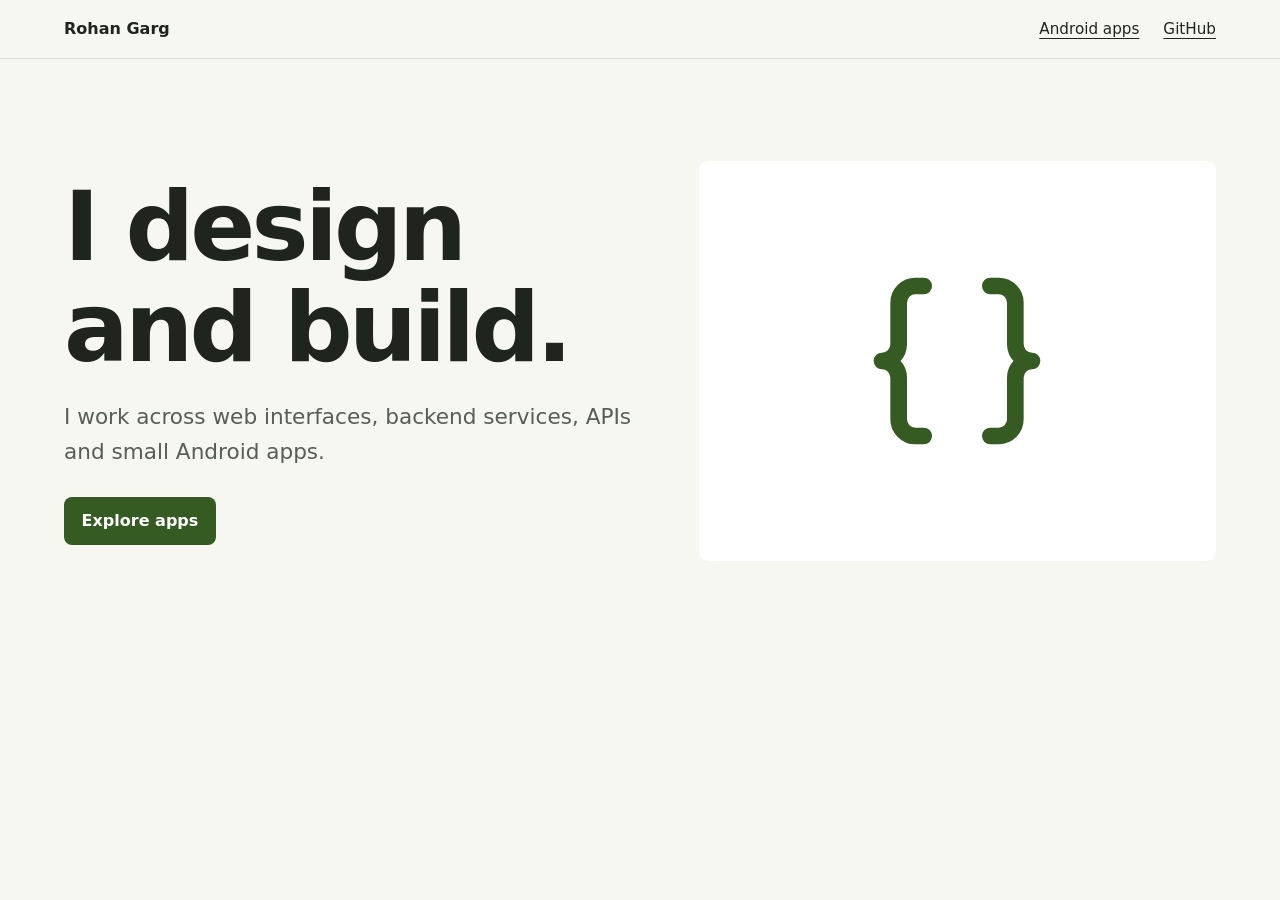
<file: index.html>
<!doctype html><html lang="en"><head><meta charset="utf-8"><meta name="viewport" content="width=device-width, initial-scale=1"><meta name="color-scheme" content="light dark"><meta name="description" content="Rohan Garg designs and builds web interfaces, backend services, and Android apps."><title>Rohan Garg | Web &amp; Android Developer</title><link rel="stylesheet" href="site.css"></head><body><header class="site-header"><div class="wrap"><a class="brand" href="./" aria-current="page">Rohan Garg</a><nav aria-label="Main navigation"><a href="google-play-store/">Android apps</a><a href="https://github.com/rrgg335" target="_blank">GitHub</a></nav></div></header><main class="wrap"><section class="hero"><div><h1>I design and build.</h1><p class="lead">I work across web interfaces, backend services, APIs and small Android apps.</p><a class="button" href="google-play-store/">Explore apps</a></div><div class="art main-art main" aria-hidden="true"><svg xmlns="http://www.w3.org/2000/svg" width="24" height="24" viewBox="0 0 24 24" fill="none" stroke="currentColor" stroke-width="2" stroke-linecap="round" stroke-linejoin="round" class="lucide lucide-braces preview-icon"><path d="M8 3H7a2 2 0 0 0-2 2v5a2 2 0 0 1-2 2 2 2 0 0 1 2 2v5c0 1.1.9 2 2 2h1"/><path d="M16 21h1a2 2 0 0 0 2-2v-5c0-1.1.9-2 2-2a2 2 0 0 1-2-2V5a2 2 0 0 0-2-2h-1"/></svg></div></section></main></body></html>
</file>
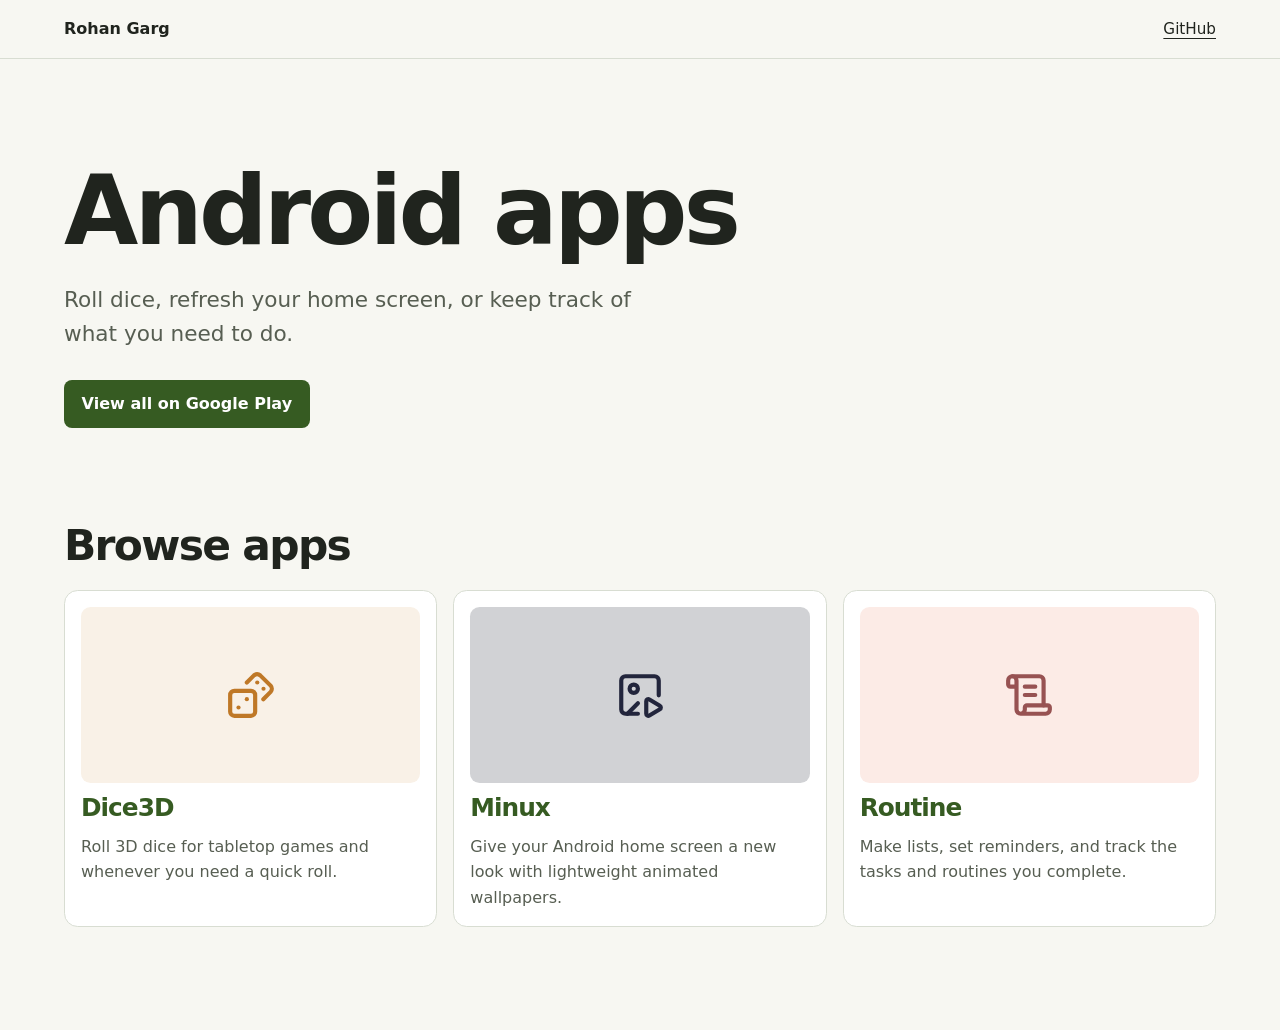
<file: google-play-store/index.html>
<!doctype html><html lang="en"><head><meta charset="utf-8"><meta name="viewport" content="width=device-width, initial-scale=1"><meta name="color-scheme" content="light dark"><meta name="description" content="Explore Dice3D, Minux, and Routine by Rohan Garg."><title>Android Apps | Rohan Garg</title><link rel="stylesheet" href="../site.css"></head><body><header class="site-header"><div class="wrap"><a class="brand" href="../">Rohan Garg</a><nav aria-label="Main navigation"><a href="https://github.com/rrgg335" target="_blank">GitHub</a></nav></div></header><main class="wrap"><h1>Android apps</h1><p class="lead">Roll dice, refresh your home screen, or keep track of what you need to do.</p><a class="button" href="https://play.google.com/store/apps/dev?id=8843031938742153283">View all on Google Play</a><section class="projects" aria-labelledby="catalog"><h2 id="catalog">Browse apps</h2><div class="cards"><a href="dice-3d/" class="card"><div class="art dice" aria-hidden="true"><svg xmlns="http://www.w3.org/2000/svg" viewBox="0 0 24 24" fill="none" stroke="currentColor" stroke-width="2" stroke-linecap="round" stroke-linejoin="round" class="lucide lucide-dices preview-icon"><rect width="12" height="12" x="2" y="10" rx="2" ry="2"/><path d="m17.92 14 3.5-3.5a2.24 2.24 0 0 0 0-3l-5-4.92a2.24 2.24 0 0 0-3 0L10 6"/><path d="M6 18h.01"/><path d="M10 14h.01"/><path d="M15 6h.01"/><path d="M18 9h.01"/></svg></div><h3>Dice3D</h3><p>Roll 3D dice for tabletop games and whenever you need a quick roll.</p></a><a href="minux/" class="card"><div class="art minux" aria-hidden="true"><svg xmlns="http://www.w3.org/2000/svg" viewBox="0 0 24 24" fill="none" stroke="currentColor" stroke-width="2" stroke-linecap="round" stroke-linejoin="round" class="lucide lucide-image-play preview-icon"><path d="M15 15.003a1 1 0 0 1 1.517-.859l4.997 2.997a1 1 0 0 1 0 1.718l-4.997 2.997a1 1 0 0 1-1.517-.86z"/><path d="M21 12.17V5a2 2 0 0 0-2-2H5a2 2 0 0 0-2 2v14a2 2 0 0 0 2 2h6"/><path d="m6 21 5-5"/><circle cx="9" cy="9" r="2"/></svg></div><h3>Minux</h3><p>Give your Android home screen a new look with lightweight animated wallpapers.</p></a><a href="routine/" class="card"><div class="art routine" aria-hidden="true"><svg xmlns="http://www.w3.org/2000/svg" viewBox="0 0 24 24" fill="none" stroke="currentColor" stroke-width="2" stroke-linecap="round" stroke-linejoin="round" class="lucide lucide-scroll-text preview-icon"><path d="M15 12h-5"/><path d="M15 8h-5"/><path d="M19 17V5a2 2 0 0 0-2-2H4"/><path d="M8 21h12a2 2 0 0 0 2-2v-1a1 1 0 0 0-1-1H11a1 1 0 0 0-1 1v1a2 2 0 1 1-4 0V5a2 2 0 1 0-4 0v2a1 1 0 0 0 1 1h3"/></svg></div><h3>Routine</h3><p>Make lists, set reminders, and track the tasks and routines you complete.</p></a></div></section></main></body></html>
</file>
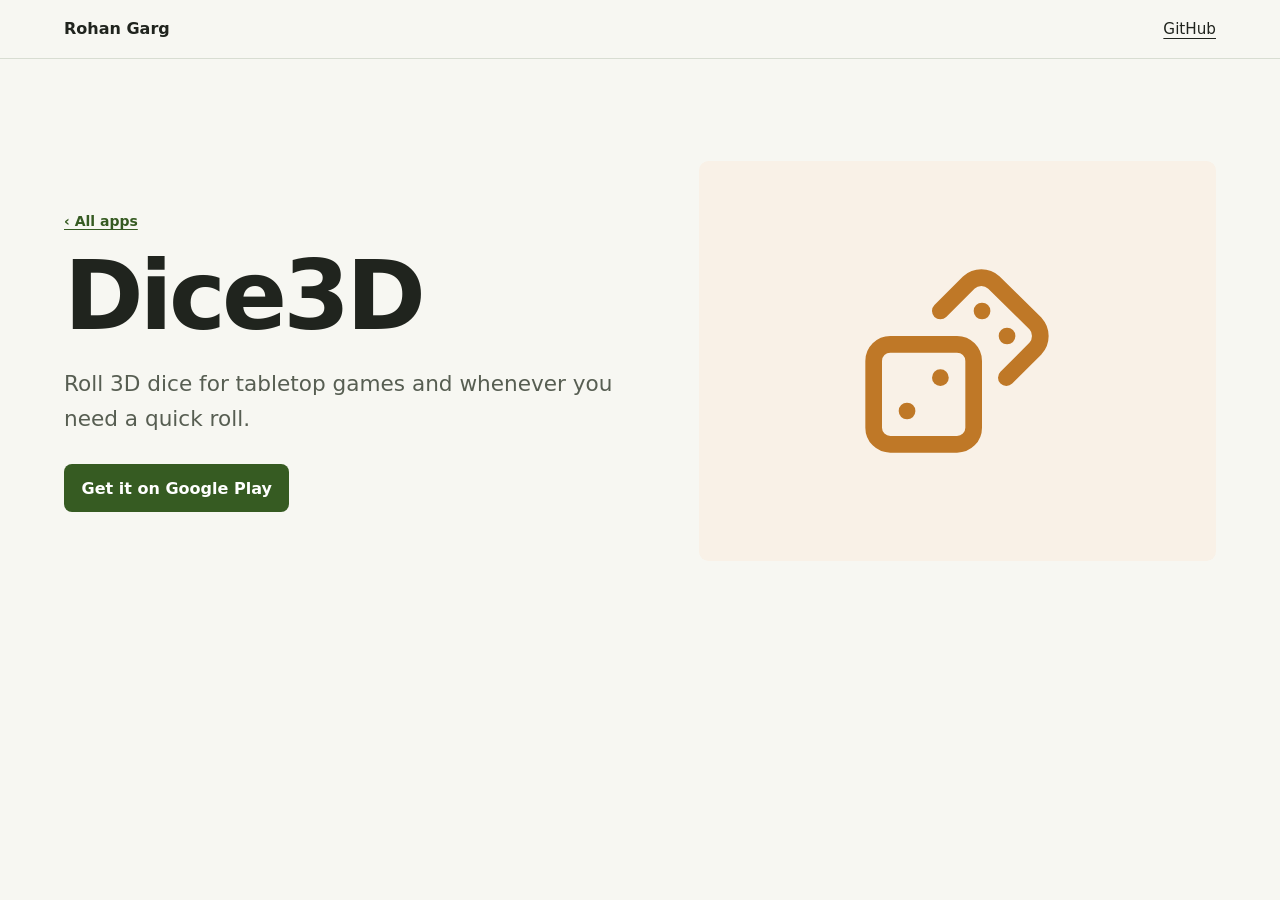
<file: google-play-store/dice-3d/index.html>
<!doctype html><html lang="en"><head><meta charset="utf-8"><meta name="viewport" content="width=device-width, initial-scale=1"><meta name="color-scheme" content="light dark"><meta name="description" content="Roll 3D dice for tabletop games and whenever you need a quick roll."><title>Dice3D | Rohan Garg</title><link rel="stylesheet" href="../../site.css"></head><body><header class="site-header"><div class="wrap"><a class="brand" href="../../">Rohan Garg</a><nav aria-label="Main navigation"><a href="https://github.com/rrgg335" target="_blank">GitHub</a></nav></div></header><main class="wrap"><section class="hero"><div><p class="eyebrow"><a href="../">‹ All apps</a></p><h1>Dice3D</h1><p class="lead">Roll 3D dice for tabletop games and whenever you need a quick roll.</p><div class="actions"><a class="button" href="https://play.google.com/store/apps/details?id=com.coolfolks.mrdice">Get it on Google Play</a></div></div><div class="art main-art dice" aria-hidden="true"><svg xmlns="http://www.w3.org/2000/svg" viewBox="0 0 24 24" fill="none" stroke="currentColor" stroke-width="2" stroke-linecap="round" stroke-linejoin="round" class="lucide lucide-dices preview-icon"><rect width="12" height="12" x="2" y="10" rx="2" ry="2"/><path d="m17.92 14 3.5-3.5a2.24 2.24 0 0 0 0-3l-5-4.92a2.24 2.24 0 0 0-3 0L10 6"/><path d="M6 18h.01"/><path d="M10 14h.01"/><path d="M15 6h.01"/><path d="M18 9h.01"/></svg></div></section></main></body></html>
</file>
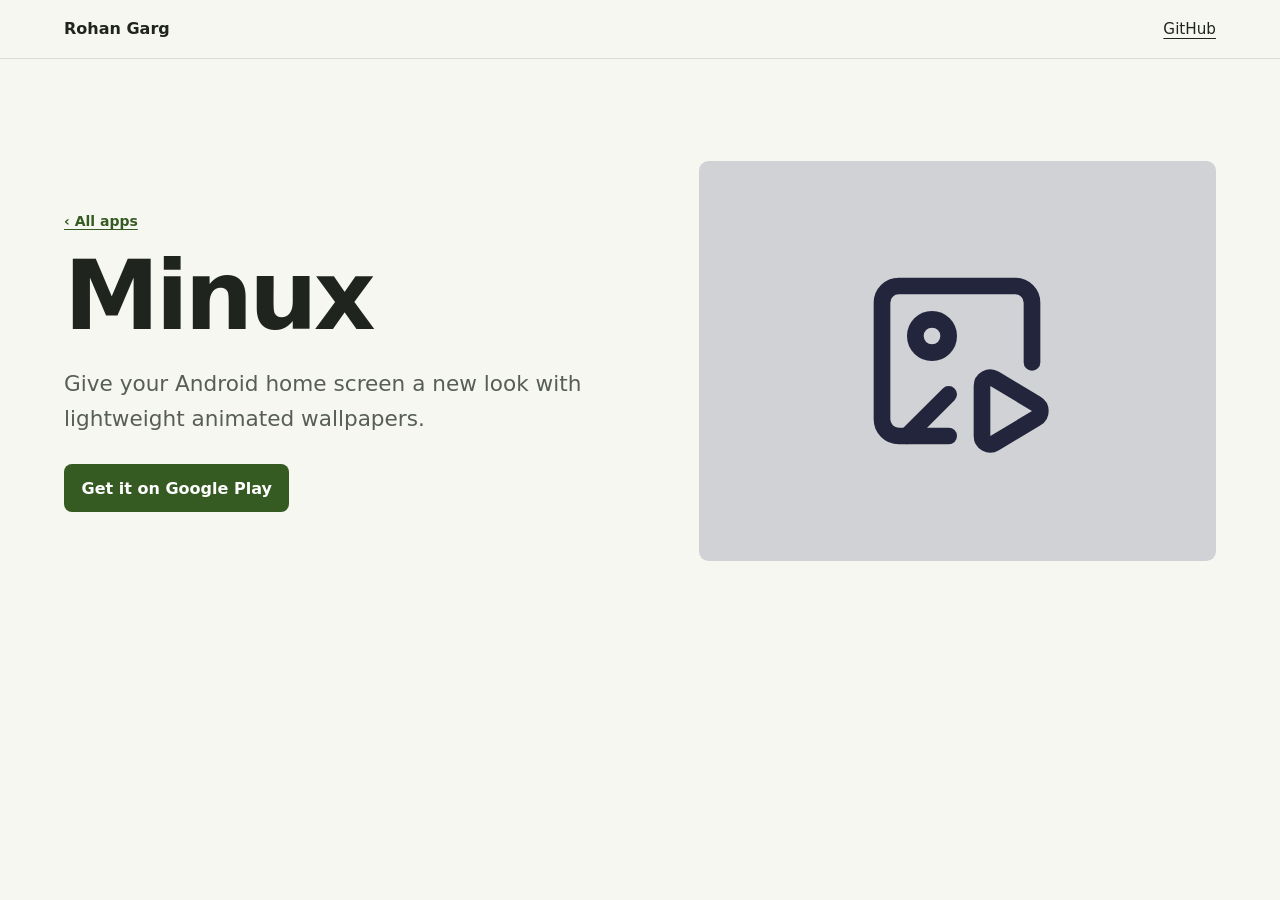
<file: google-play-store/minux/index.html>
<!doctype html><html lang="en"><head><meta charset="utf-8"><meta name="viewport" content="width=device-width, initial-scale=1"><meta name="color-scheme" content="light dark"><meta name="description" content="Give your Android home screen a new look with lightweight animated wallpapers."><title>Minux | Rohan Garg</title><link rel="stylesheet" href="../../site.css"></head><body><header class="site-header"><div class="wrap"><a class="brand" href="../../">Rohan Garg</a><nav aria-label="Main navigation"><a href="https://github.com/rrgg335" target="_blank">GitHub</a></nav></div></header><main class="wrap"><section class="hero"><div><p class="eyebrow"><a href="../">‹ All apps</a></p><h1>Minux</h1><p class="lead">Give your Android home screen a new look with lightweight animated wallpapers.</p><div class="actions"><a class="button" href="https://play.google.com/store/apps/details?id=com.rohangarg.minuxwalls">Get it on Google Play</a></div></div><div class="art main-art minux" aria-hidden="true"><svg xmlns="http://www.w3.org/2000/svg" viewBox="0 0 24 24" fill="none" stroke="currentColor" stroke-width="2" stroke-linecap="round" stroke-linejoin="round" class="lucide lucide-image-play preview-icon"><path d="M15 15.003a1 1 0 0 1 1.517-.859l4.997 2.997a1 1 0 0 1 0 1.718l-4.997 2.997a1 1 0 0 1-1.517-.86z"/><path d="M21 12.17V5a2 2 0 0 0-2-2H5a2 2 0 0 0-2 2v14a2 2 0 0 0 2 2h6"/><path d="m6 21 5-5"/><circle cx="9" cy="9" r="2"/></svg></div></section></main></body></html>
</file>
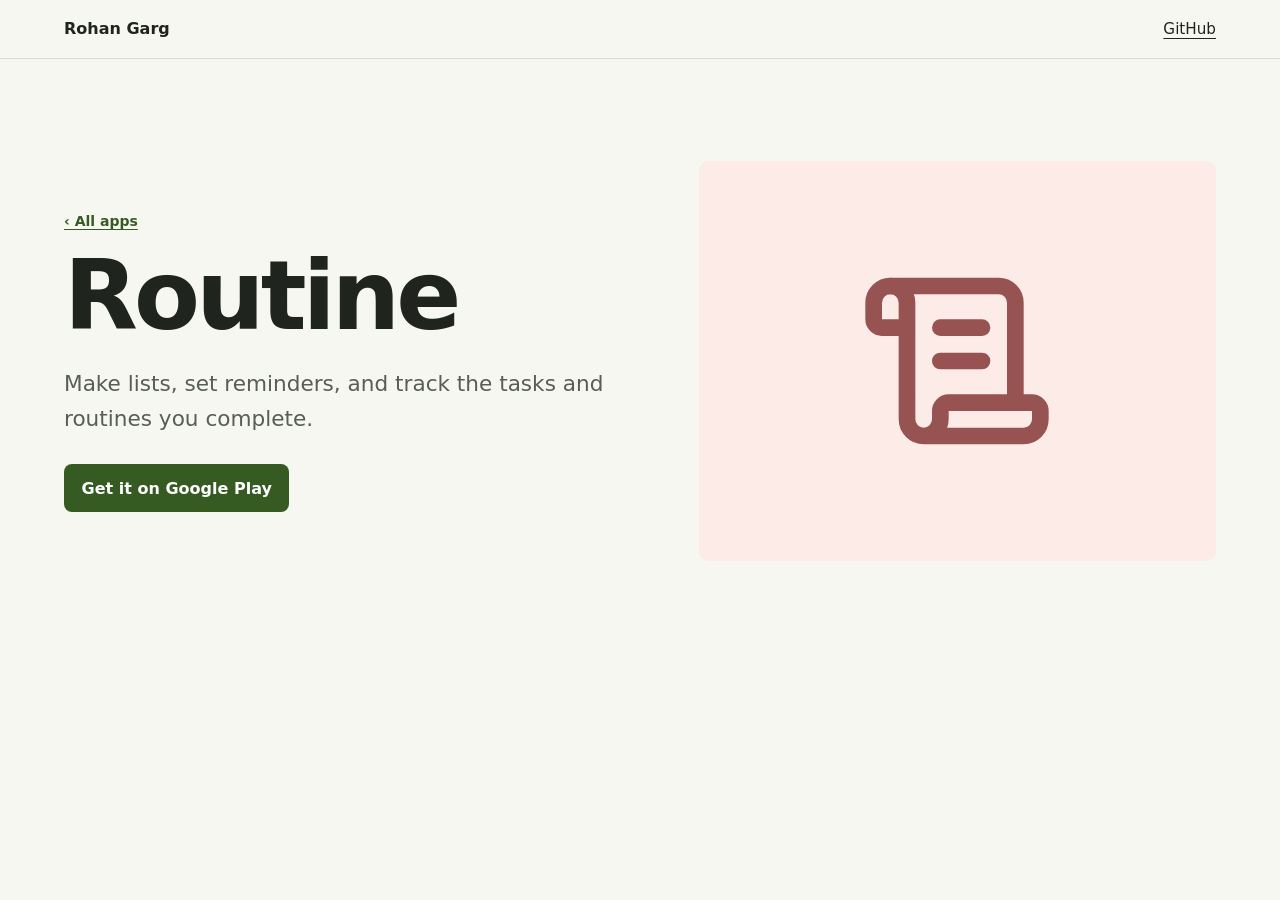
<file: google-play-store/routine/index.html>
<!doctype html><html lang="en"><head><meta charset="utf-8"><meta name="viewport" content="width=device-width, initial-scale=1"><meta name="color-scheme" content="light dark"><meta name="description" content="Make lists, set reminders, and track the tasks and routines you complete."><title>Routine | Rohan Garg</title><link rel="stylesheet" href="../../site.css"></head><body><header class="site-header"><div class="wrap"><a class="brand" href="../../">Rohan Garg</a><nav aria-label="Main navigation"><a href="https://github.com/rrgg335" target="_blank">GitHub</a></nav></div></header><main class="wrap"><section class="hero"><div><p class="eyebrow"><a href="../">‹ All apps</a></p><h1>Routine</h1><p class="lead">Make lists, set reminders, and track the tasks and routines you complete.</p><div class="actions"><a class="button" href="https://play.google.com/store/apps/details?id=com.rohangarg.routine">Get it on Google Play</a></div></div><div class="art main-art routine" aria-hidden="true"><svg xmlns="http://www.w3.org/2000/svg" viewBox="0 0 24 24" fill="none" stroke="currentColor" stroke-width="2" stroke-linecap="round" stroke-linejoin="round" class="lucide lucide-scroll-text preview-icon"><path d="M15 12h-5"/><path d="M15 8h-5"/><path d="M19 17V5a2 2 0 0 0-2-2H4"/><path d="M8 21h12a2 2 0 0 0 2-2v-1a1 1 0 0 0-1-1H11a1 1 0 0 0-1 1v1a2 2 0 1 1-4 0V5a2 2 0 1 0-4 0v2a1 1 0 0 0 1 1h3"/></svg></div></section></main></body></html>
</file>
<file: site.css>
:root{color-scheme:light dark;--page:#f7f7f2;--surface:#fff;--ink:#20241e;--muted:#575e52;--line:#d8ddd2;--accent:#365b22;--accent-text:#fff;font:100% / 1.6 system-ui,sans-serif}@media(prefers-color-scheme:dark){:root{--page:#151913;--surface:#20261d;--ink:#f0f3ea;--muted:#b7c0b1;--line:#3d4838;--accent:#c7eb9f;--accent-text:#17250d}}*,*::before,*::after{box-sizing:border-box}body{margin:0;background:var(--page);color:var(--ink)}a{color:var(--accent);text-underline-offset:.24em}a:focus-visible{outline:2px solid var(--accent);outline-offset:4px}.wrap{width:min(72rem,100% - 3rem);margin-inline:auto}.site-header{border-block-end:1px solid var(--line)}.site-header .wrap,footer .wrap,nav,.actions{display:flex;align-items:center;flex-wrap:wrap;gap:.75rem 1.5rem}.site-header .wrap,footer .wrap{justify-content:space-between;padding-block:1rem}.site-header a{color:var(--ink)}.brand{font-weight:750;text-decoration:none}nav a{font-size:.95rem}nav [aria-current]{font-weight:700}main{padding-block:clamp(2.75rem,8vw,7rem)}.hero{display:grid;gap:2.5rem;align-items:center}.hero h1{max-width:13ch}h1,h2,h3,p{margin:0}h1,h2,h3{line-height:1.06;letter-spacing:-.04em}h1{font-size:clamp(2.8rem,8vw,6rem);font-weight:770}h2{font-size:clamp(1.65rem,4vw,2.65rem)}h3{font-size:1.55rem}p{color:var(--muted)}.lead{max-width:43ch;margin-block:1.25rem 1.75rem;font-size:clamp(1.1rem,2vw,1.35rem)}.eyebrow{color:var(--accent);font-weight:700;font-size:.875rem;margin-bottom:.85rem}.button{display:inline-block;padding:.7rem 1.1rem;border-radius:.5rem;background:var(--accent);color:var(--accent-text);text-decoration:none;font-weight:700}.button:hover{text-decoration:underline}.projects{margin-block-start:clamp(3rem,8vw,6rem)}.cards{display:grid;grid-template-columns:repeat(auto-fit,minmax(min(100%,17rem),1fr));gap:1rem;margin-block-start:1.35rem}.card{display:grid;align-content:start;gap:.75rem;padding:1rem;border:1px solid var(--line);border-radius:.85rem;background:var(--surface);text-decoration:none}.card h3 a{color:var(--ink)}.art{display:grid;place-items:center;min-height:11rem;border-radius:.6rem;color:var(--art-ink);background:var(--art-bg);font-size:4.5rem;line-height:1}.hero > .art{min-height:clamp(14rem,35vw,25rem);font-size:clamp(6rem,17vw,12rem)}.main{--art-bg:var(--accent-text);--art-ink:var(--accent)}.dice{--art-bg:#F9F1E7;--art-ink:#BF7827}.minux{--art-bg:#D1D2D5;--art-ink:#22253C}.routine{--art-bg:#FCEBE6;--art-ink:#975252}@media (prefers-color-scheme:dark){.main{--art-bg:var(--accent);--art-ink:var(--accent-text)}.dice{--art-bg:#BF7827;--art-ink:#F9F1E7}.minux{--art-bg:#22253C;--art-ink:#D1D2D5}.routine{--art-bg:#975252;--art-ink:#FCEBE6}}.art svg{width:50px;height:50px}.art.main-art svg{width:200px;height:200px}.reading{max-width:46rem}.reading h1{font-size:clamp(2.65rem,7vw,4.7rem)}.reading h2{font-size:1.6rem;margin-block:2rem .65rem}.reading p + p{margin-top:.8rem}.reading li{margin-block:.3rem}.reading h1 + p{margin-block:1rem 1.5rem}.reading li,.reading p{color:var(--ink)}footer{border-block-start:1px solid var(--line)}footer p{font-size:.9rem}@media (min-width:52rem){.hero{grid-template-columns:1.15fr 1fr}}
</file>
